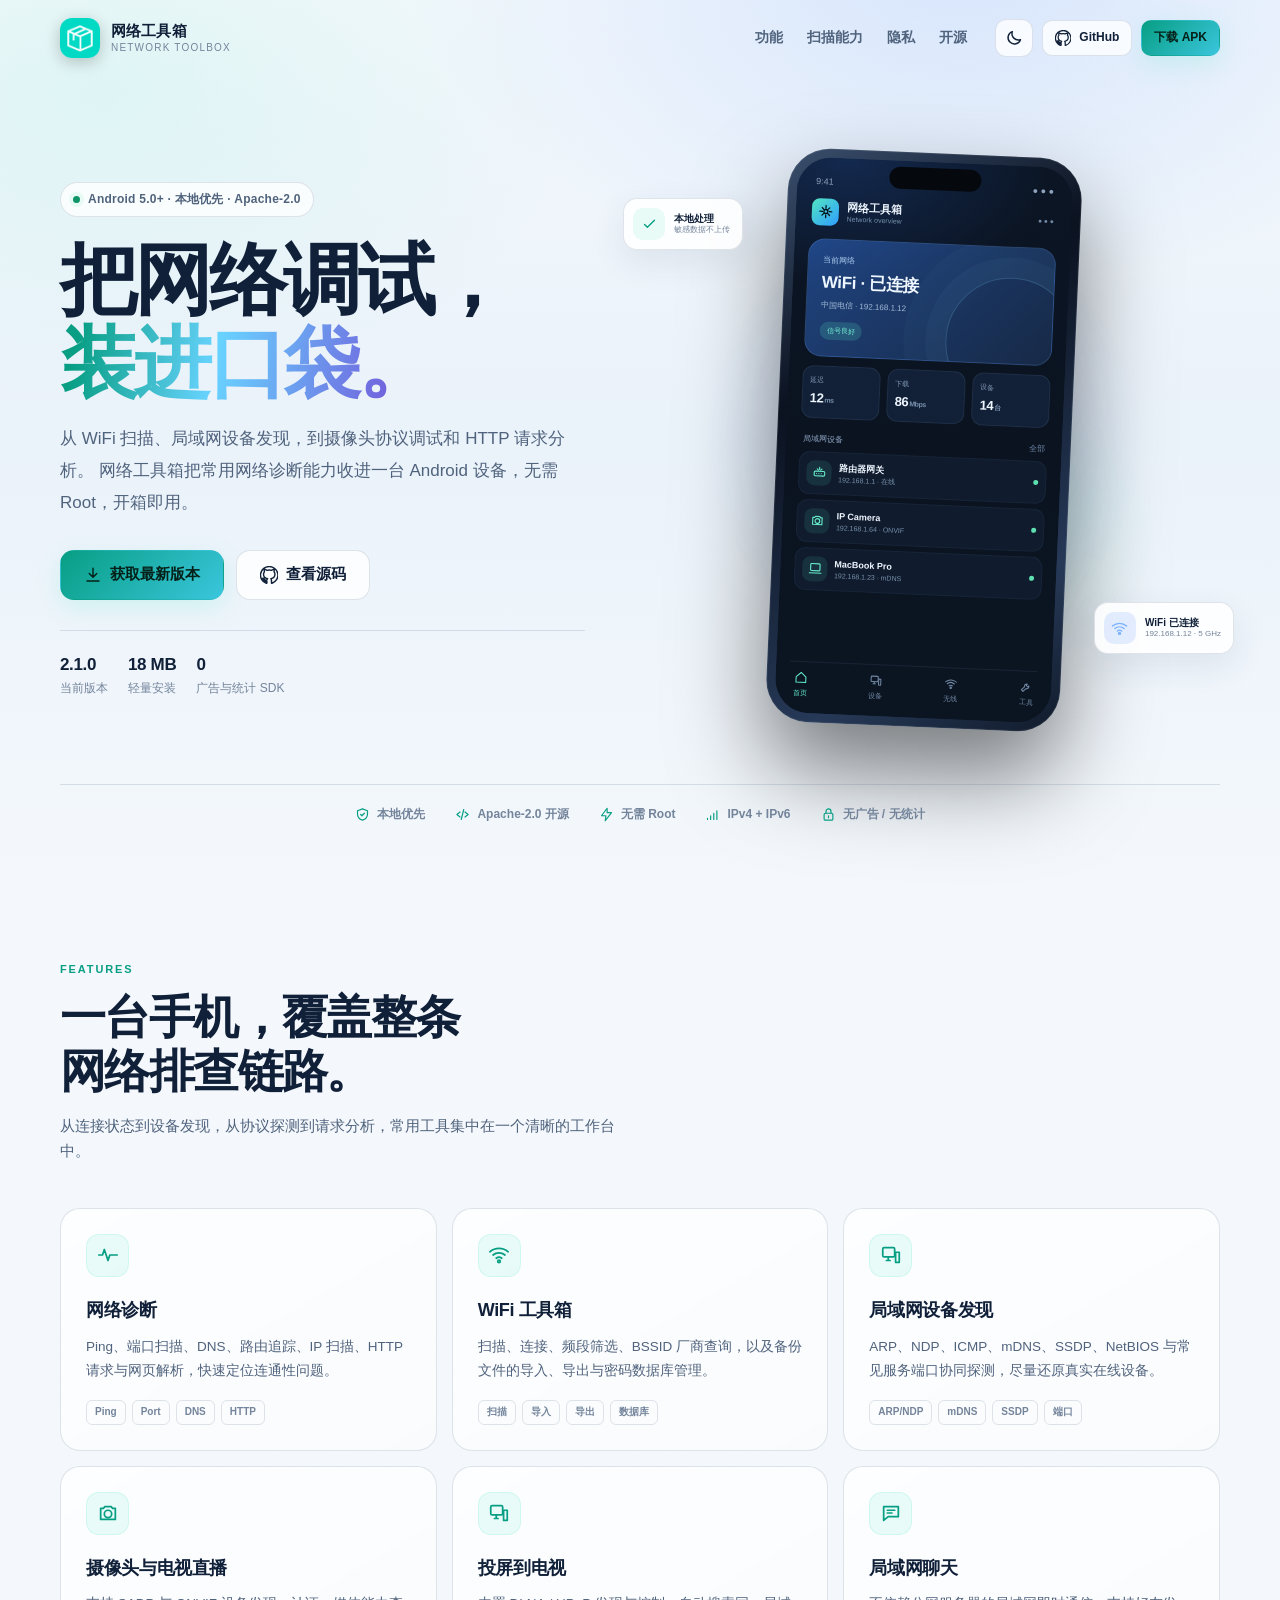
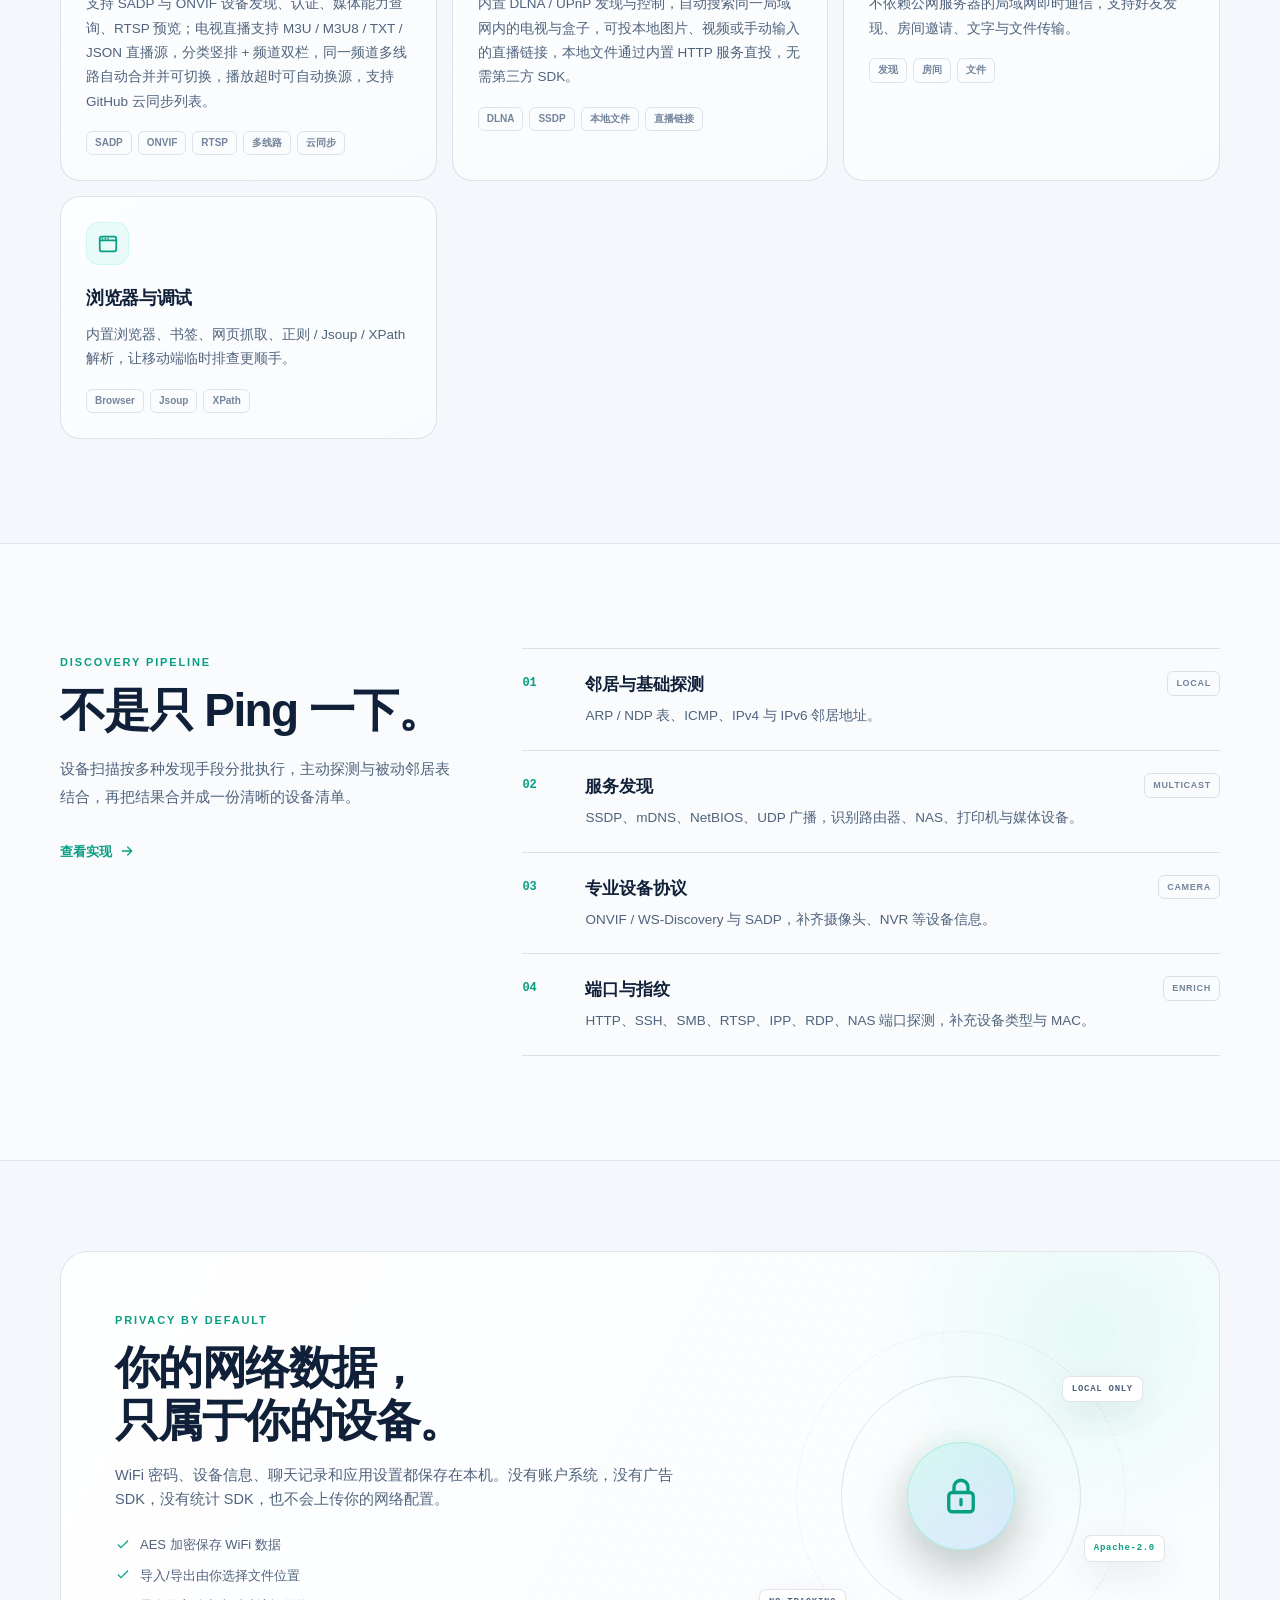
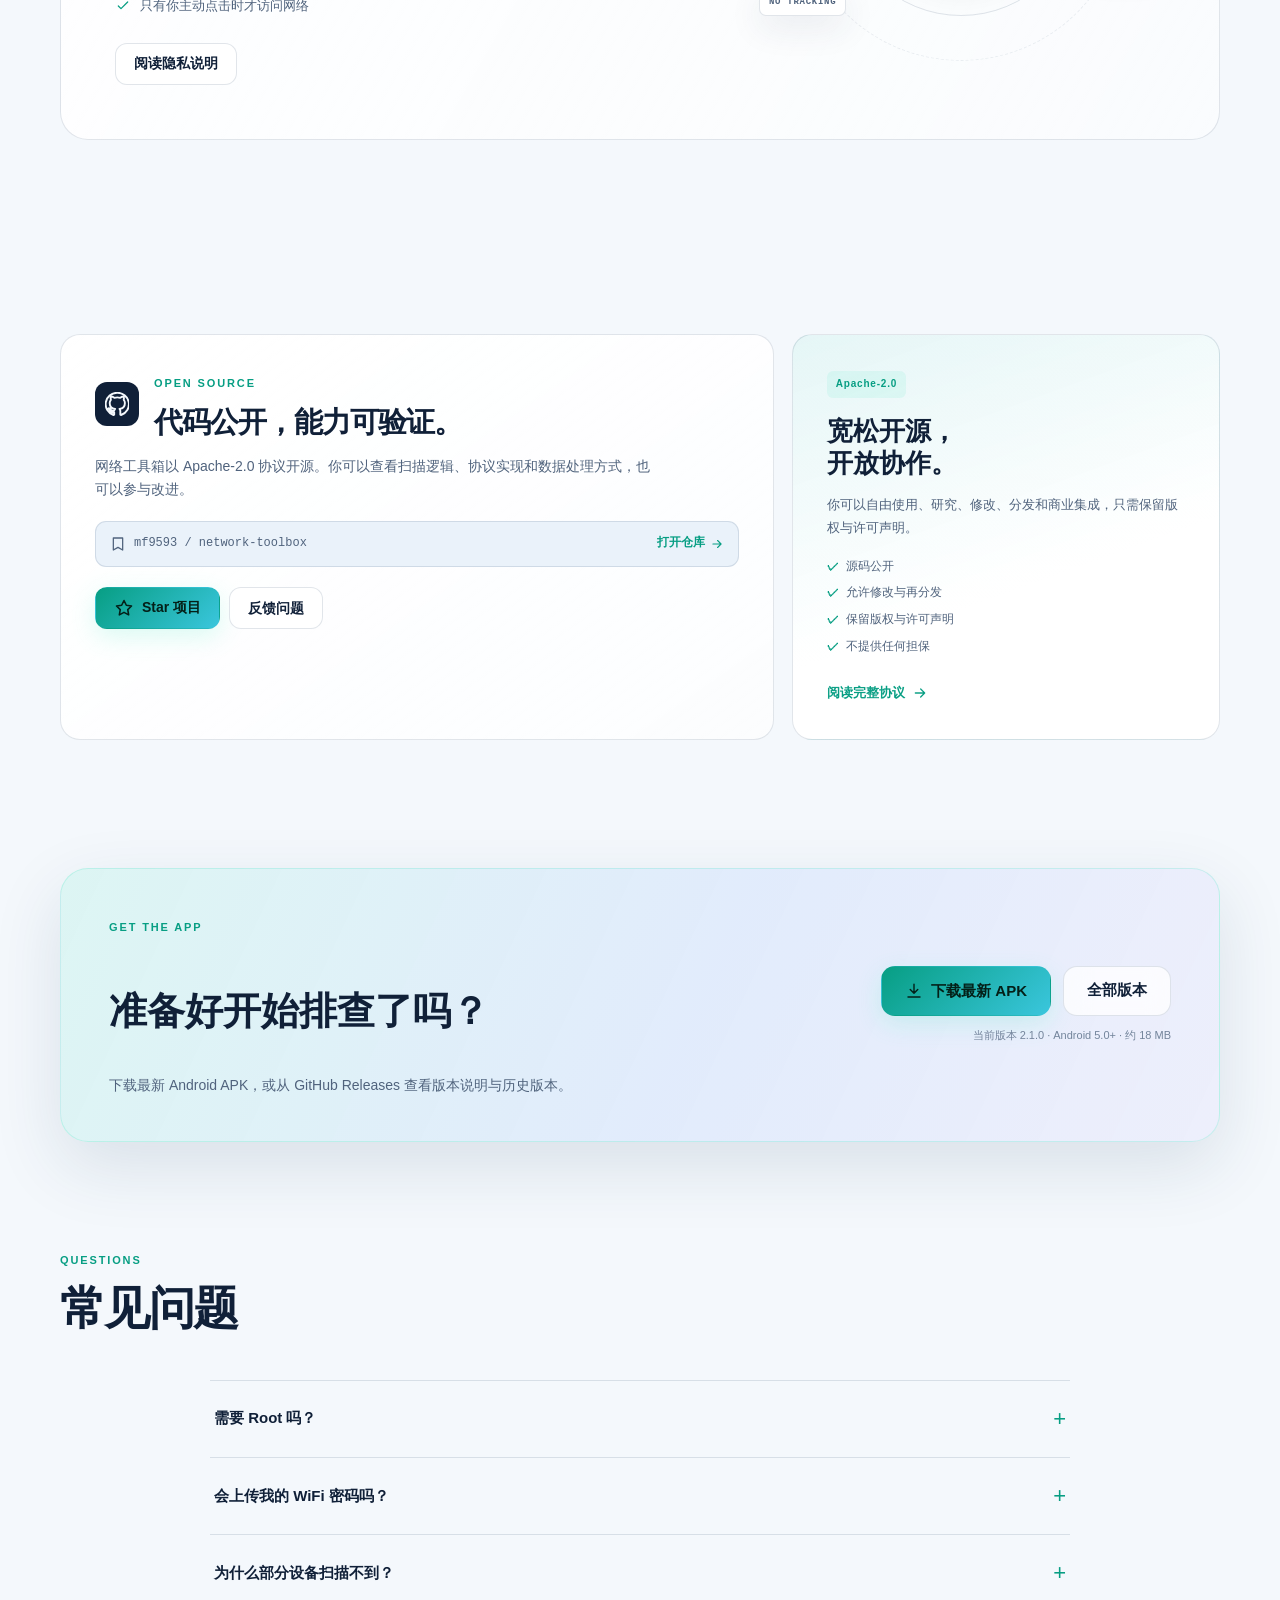
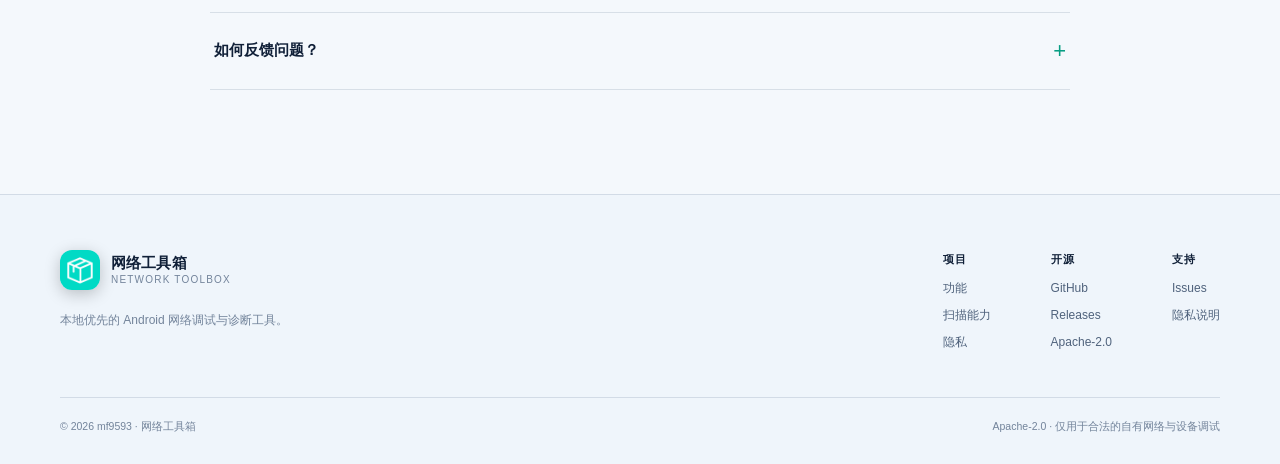
<file: docs/index.html>
<!doctype html>
<html lang="zh-CN" data-theme="dark">
<head>
  <meta charset="utf-8">
  <meta name="viewport" content="width=device-width, initial-scale=1, viewport-fit=cover">
  <title>网络工具箱 · 把网络调试装进口袋</title>
  <meta name="description" content="网络工具箱是一款本地优先的 Android 网络调试与诊断工具，覆盖 WiFi、设备发现、摄像头、Ping、端口扫描、HTTP 调试和局域网聊天。">
  <meta name="theme-color" content="#08111f">
  <meta name="color-scheme" content="dark light">
  <link rel="canonical" href="https://mf9593.github.io/network-toolbox/">
  <meta property="og:type" content="website">
  <meta property="og:locale" content="zh_CN">
  <meta property="og:title" content="网络工具箱 · 把网络调试装进口袋">
  <meta property="og:description" content="本地优先的 Android 网络调试与诊断工具。WiFi、局域网设备、摄像头、HTTP 调试，一站式完成。">
  <meta property="og:url" content="https://mf9593.github.io/network-toolbox/">
  <meta property="og:image" content="https://mf9593.github.io/network-toolbox/assets/icon.png">
  <meta name="twitter:card" content="summary_large_image">
  <meta name="twitter:title" content="网络工具箱 · 把网络调试装进口袋">
  <meta name="twitter:description" content="本地优先的 Android 网络调试与诊断工具。">
  <meta name="twitter:image" content="https://mf9593.github.io/network-toolbox/assets/icon.png">
  <link rel="icon" type="image/png" href="assets/favicon.png">
  <link rel="apple-touch-icon" href="assets/icon.png">
  <link rel="manifest" href="site.webmanifest">
  <link rel="stylesheet" href="assets/styles.css">
  <noscript><style>.reveal{opacity:1;transform:none}</style></noscript>
</head>
<body>
  <a class="skip-link" href="#main">跳到主要内容</a>

  <header class="site-header" data-elevated="false">
    <div class="container header-inner">
      <a class="brand" href="./" aria-label="网络工具箱首页">
        <img class="brand-icon" src="assets/icon.png" alt="" width="40" height="40">
        <span class="brand-copy">
          <strong>网络工具箱</strong>
          <small>Network Toolbox</small>
        </span>
      </a>

      <nav class="desktop-nav" aria-label="主导航">
        <a href="#features">功能</a>
        <a href="#protocols">扫描能力</a>
        <a href="#privacy">隐私</a>
        <a href="#open-source">开源</a>
      </nav>

      <div class="header-actions">
        <button class="icon-button" id="themeToggle" type="button" aria-label="切换明暗主题" title="切换明暗主题">
          <svg class="icon icon-sun" aria-hidden="true"><use href="#i-sun"></use></svg>
          <svg class="icon icon-moon" aria-hidden="true"><use href="#i-moon"></use></svg>
        </button>
        <a class="button button-small button-ghost" href="https://github.com/mf9593/network-toolbox" target="_blank" rel="noopener noreferrer">
          <svg class="icon" aria-hidden="true"><use href="#i-github"></use></svg>
          <span>GitHub</span>
        </a>
        <a class="button button-small button-primary" href="https://github.com/mf9593/network-toolbox/releases/latest" target="_blank" rel="noopener noreferrer">
          下载 APK
        </a>
      </div>
    </div>
  </header>

  <main id="main">
    <section class="hero">
      <div class="container hero-grid">
        <div class="hero-copy reveal">
          <div class="eyebrow">
            <span class="status-dot"></span>
            Android 5.0+ · 本地优先 · Apache-2.0
          </div>
          <h1>把网络调试，<br><span class="gradient-text">装进口袋。</span></h1>
          <p class="hero-lead">
            从 WiFi 扫描、局域网设备发现，到摄像头协议调试和 HTTP 请求分析。
            网络工具箱把常用网络诊断能力收进一台 Android 设备，无需 Root，开箱即用。
          </p>
          <div class="hero-actions">
            <a class="button button-primary button-large" href="https://github.com/mf9593/network-toolbox/releases/latest" target="_blank" rel="noopener noreferrer">
              <svg class="icon" aria-hidden="true"><use href="#i-download"></use></svg>
              获取最新版本
            </a>
            <a class="button button-ghost button-large" href="https://github.com/mf9593/network-toolbox" target="_blank" rel="noopener noreferrer">
              <svg class="icon" aria-hidden="true"><use href="#i-github"></use></svg>
              查看源码
            </a>
          </div>
          <div class="hero-meta">
            <span><strong>2.1.0</strong> 当前版本</span>
            <span><strong>18 MB</strong> 轻量安装</span>
            <span><strong>0</strong> 广告与统计 SDK</span>
          </div>
        </div>

        <div class="hero-visual reveal" aria-label="应用界面示意">
          <div class="halo halo-one"></div>
          <div class="halo halo-two"></div>
          <div class="float-card float-card-a">
            <span class="float-icon float-icon-green"><svg class="icon"><use href="#i-check"></use></svg></span>
            <span><strong>本地处理</strong><small>敏感数据不上传</small></span>
          </div>
          <div class="float-card float-card-b">
            <span class="float-icon"><svg class="icon"><use href="#i-wifi"></use></svg></span>
            <span><strong>WiFi 已连接</strong><small>192.168.1.12 · 5 GHz</small></span>
          </div>

          <div class="phone">
            <div class="phone-notch"></div>
            <div class="phone-screen">
              <div class="phone-status"><span>9:41</span><span>● ● ●</span></div>
              <div class="app-head">
                <span class="app-head-icon"><svg class="icon"><use href="#i-network"></use></svg></span>
                <span><strong>网络工具箱</strong><small>Network overview</small></span>
                <span class="app-head-more">•••</span>
              </div>
              <div class="mini-hero">
                <small>当前网络</small>
                <strong>WiFi · 已连接</strong>
                <span class="mini-hero-meta">中国电信 · 192.168.1.12</span>
                <span class="mini-pill">信号良好</span>
              </div>
              <div class="mini-stats">
                <div><small>延迟</small><strong>12<em>ms</em></strong></div>
                <div><small>下载</small><strong>86<em>Mbps</em></strong></div>
                <div><small>设备</small><strong>14<em>台</em></strong></div>
              </div>
              <div class="mini-label"><span>局域网设备</span><span>全部</span></div>
              <div class="mini-device"><span class="mini-device-icon"><svg class="icon"><use href="#i-router"></use></svg></span><span><strong>路由器网关</strong><small>192.168.1.1 · 在线</small></span><span class="mini-dot"></span></div>
              <div class="mini-device"><span class="mini-device-icon"><svg class="icon"><use href="#i-camera"></use></svg></span><span><strong>IP Camera</strong><small>192.168.1.64 · ONVIF</small></span><span class="mini-dot"></span></div>
              <div class="mini-device"><span class="mini-device-icon"><svg class="icon"><use href="#i-laptop"></use></svg></span><span><strong>MacBook Pro</strong><small>192.168.1.23 · mDNS</small></span><span class="mini-dot"></span></div>
              <div class="mini-tabbar"><span class="active"><svg class="icon"><use href="#i-home"></use></svg>首页</span><span><svg class="icon"><use href="#i-devices"></use></svg>设备</span><span><svg class="icon"><use href="#i-wifi"></use></svg>无线</span><span><svg class="icon"><use href="#i-tools"></use></svg>工具</span></div>
            </div>
          </div>
        </div>
      </div>

      <div class="container trust-strip reveal">
        <span><svg class="icon"><use href="#i-shield"></use></svg>本地优先</span>
        <span><svg class="icon"><use href="#i-code"></use></svg>Apache-2.0 开源</span>
        <span><svg class="icon"><use href="#i-bolt"></use></svg>无需 Root</span>
        <span><svg class="icon"><use href="#i-signal"></use></svg>IPv4 + IPv6</span>
        <span><svg class="icon"><use href="#i-lock"></use></svg>无广告 / 无统计</span>
      </div>
    </section>

    <section class="section" id="features">
      <div class="container">
        <div class="section-head reveal">
          <span class="section-kicker">FEATURES</span>
          <h2>一台手机，覆盖整条<br class="desktop-only">网络排查链路。</h2>
          <p>从连接状态到设备发现，从协议探测到请求分析，常用工具集中在一个清晰的工作台中。</p>
        </div>

        <div class="feature-grid">
          <article class="feature-card reveal">
            <div class="feature-icon"><svg class="icon"><use href="#i-pulse"></use></svg></div>
            <h3>网络诊断</h3>
            <p>Ping、端口扫描、DNS、路由追踪、IP 扫描、HTTP 请求与网页解析，快速定位连通性问题。</p>
            <div class="tag-row"><span>Ping</span><span>Port</span><span>DNS</span><span>HTTP</span></div>
          </article>
          <article class="feature-card reveal">
            <div class="feature-icon"><svg class="icon"><use href="#i-wifi"></use></svg></div>
            <h3>WiFi 工具箱</h3>
            <p>扫描、连接、频段筛选、BSSID 厂商查询，以及备份文件的导入、导出与密码数据库管理。</p>
            <div class="tag-row"><span>扫描</span><span>导入</span><span>导出</span><span>数据库</span></div>
          </article>
          <article class="feature-card reveal">
            <div class="feature-icon"><svg class="icon"><use href="#i-devices"></use></svg></div>
            <h3>局域网设备发现</h3>
            <p>ARP、NDP、ICMP、mDNS、SSDP、NetBIOS 与常见服务端口协同探测，尽量还原真实在线设备。</p>
            <div class="tag-row"><span>ARP/NDP</span><span>mDNS</span><span>SSDP</span><span>端口</span></div>
          </article>
          <article class="feature-card reveal">
            <div class="feature-icon"><svg class="icon"><use href="#i-camera"></use></svg></div>
            <h3>摄像头与电视直播</h3>
            <p>支持 SADP 与 ONVIF 设备发现、认证、媒体能力查询、RTSP 预览；电视直播支持 M3U / M3U8 / TXT / JSON 直播源，分类竖排 + 频道双栏，同一频道多线路自动合并并可切换，播放超时可自动换源，支持 GitHub 云同步列表。</p>
            <div class="tag-row"><span>SADP</span><span>ONVIF</span><span>RTSP</span><span>多线路</span><span>云同步</span></div>
          </article>
          <article class="feature-card reveal">
            <div class="feature-icon"><svg class="icon"><use href="#i-devices"></use></svg></div>
            <h3>投屏到电视</h3>
            <p>内置 DLNA / UPnP 发现与控制，自动搜索同一局域网内的电视与盒子，可投本地图片、视频或手动输入的直播链接，本地文件通过内置 HTTP 服务直投，无需第三方 SDK。</p>
            <div class="tag-row"><span>DLNA</span><span>SSDP</span><span>本地文件</span><span>直播链接</span></div>
          </article>
          <article class="feature-card reveal">
            <div class="feature-icon"><svg class="icon"><use href="#i-chat"></use></svg></div>
            <h3>局域网聊天</h3>
            <p>不依赖公网服务器的局域网即时通信，支持好友发现、房间邀请、文字与文件传输。</p>
            <div class="tag-row"><span>发现</span><span>房间</span><span>文件</span></div>
          </article>
          <article class="feature-card reveal">
            <div class="feature-icon"><svg class="icon"><use href="#i-browser"></use></svg></div>
            <h3>浏览器与调试</h3>
            <p>内置浏览器、书签、网页抓取、正则 / Jsoup / XPath 解析，让移动端临时排查更顺手。</p>
            <div class="tag-row"><span>Browser</span><span>Jsoup</span><span>XPath</span></div>
          </article>
        </div>
      </div>
    </section>

    <section class="section section-tinted" id="protocols">
      <div class="container protocol-grid">
        <div class="protocol-copy reveal">
          <span class="section-kicker">DISCOVERY PIPELINE</span>
          <h2>不是只 Ping 一下。</h2>
          <p>设备扫描按多种发现手段分批执行，主动探测与被动邻居表结合，再把结果合并成一份清晰的设备清单。</p>
          <a class="text-link" href="https://github.com/mf9593/network-toolbox" target="_blank" rel="noopener noreferrer">查看实现 <svg class="icon"><use href="#i-arrow"></use></svg></a>
        </div>
        <div class="timeline reveal">
          <div class="timeline-item">
            <span class="timeline-index">01</span>
            <div><h3>邻居与基础探测</h3><p>ARP / NDP 表、ICMP、IPv4 与 IPv6 邻居地址。</p></div>
            <span class="timeline-badge">LOCAL</span>
          </div>
          <div class="timeline-item">
            <span class="timeline-index">02</span>
            <div><h3>服务发现</h3><p>SSDP、mDNS、NetBIOS、UDP 广播，识别路由器、NAS、打印机与媒体设备。</p></div>
            <span class="timeline-badge">MULTICAST</span>
          </div>
          <div class="timeline-item">
            <span class="timeline-index">03</span>
            <div><h3>专业设备协议</h3><p>ONVIF / WS-Discovery 与 SADP，补齐摄像头、NVR 等设备信息。</p></div>
            <span class="timeline-badge">CAMERA</span>
          </div>
          <div class="timeline-item">
            <span class="timeline-index">04</span>
            <div><h3>端口与指纹</h3><p>HTTP、SSH、SMB、RTSP、IPP、RDP、NAS 端口探测，补充设备类型与 MAC。</p></div>
            <span class="timeline-badge">ENRICH</span>
          </div>
        </div>
      </div>
    </section>

    <section class="section" id="privacy">
      <div class="container privacy-card reveal">
        <div class="privacy-glow"></div>
        <div class="privacy-copy">
          <span class="section-kicker">PRIVACY BY DEFAULT</span>
          <h2>你的网络数据，<br>只属于你的设备。</h2>
          <p>WiFi 密码、设备信息、聊天记录和应用设置都保存在本机。没有账户系统，没有广告 SDK，没有统计 SDK，也不会上传你的网络配置。</p>
          <div class="privacy-points">
            <span><svg class="icon"><use href="#i-check"></use></svg>AES 加密保存 WiFi 数据</span>
            <span><svg class="icon"><use href="#i-check"></use></svg>导入/导出由你选择文件位置</span>
            <span><svg class="icon"><use href="#i-check"></use></svg>只有你主动点击时才访问网络</span>
          </div>
          <a class="button button-ghost" href="https://github.com/mf9593/network-toolbox/blob/main/PRIVACY.md" target="_blank" rel="noopener noreferrer">阅读隐私说明</a>
        </div>
        <div class="privacy-visual" aria-hidden="true">
          <div class="lock-orbit orbit-a"></div>
          <div class="lock-orbit orbit-b"></div>
          <div class="lock-core"><svg class="icon"><use href="#i-lock"></use></svg></div>
          <span class="orbit-chip chip-a">LOCAL ONLY</span>
          <span class="orbit-chip chip-b">NO TRACKING</span>
          <span class="orbit-chip chip-c">Apache-2.0</span>
        </div>
      </div>
    </section>

    <section class="section" id="open-source">
      <div class="container open-source-grid">
        <div class="open-source-card reveal">
          <div class="open-source-head">
            <span class="github-mark"><svg class="icon"><use href="#i-github"></use></svg></span>
            <div><span class="section-kicker">OPEN SOURCE</span><h2>代码公开，能力可验证。</h2></div>
          </div>
          <p>网络工具箱以 Apache-2.0 协议开源。你可以查看扫描逻辑、协议实现和数据处理方式，也可以参与改进。</p>
          <div class="repo-box">
            <span><svg class="icon"><use href="#i-repo"></use></svg>mf9593 / network-toolbox</span>
            <a href="https://github.com/mf9593/network-toolbox" target="_blank" rel="noopener noreferrer">打开仓库 <svg class="icon"><use href="#i-arrow"></use></svg></a>
          </div>
          <div class="open-source-actions">
            <a class="button button-primary" href="https://github.com/mf9593/network-toolbox" target="_blank" rel="noopener noreferrer"><svg class="icon"><use href="#i-star"></use></svg>Star 项目</a>
            <a class="button button-ghost" href="https://github.com/mf9593/network-toolbox/issues" target="_blank" rel="noopener noreferrer">反馈问题</a>
          </div>
        </div>
        <div class="license-card reveal">
          <span class="license-badge">Apache-2.0</span>
          <h3>宽松开源，<br>开放协作。</h3>
          <p>你可以自由使用、研究、修改、分发和商业集成，只需保留版权与许可声明。</p>
          <ul>
            <li>源码公开</li>
            <li>允许修改与再分发</li>
            <li>保留版权与许可声明</li>
            <li>不提供任何担保</li>
          </ul>
          <a class="text-link" href="https://github.com/mf9593/network-toolbox/blob/main/LICENSE" target="_blank" rel="noopener noreferrer">阅读完整协议 <svg class="icon"><use href="#i-arrow"></use></svg></a>
        </div>
      </div>
    </section>

    <section class="download-section">
      <div class="container download-card reveal">
        <div>
          <span class="section-kicker">GET THE APP</span>
          <h2>准备好开始排查了吗？</h2>
          <p>下载最新 Android APK，或从 GitHub Releases 查看版本说明与历史版本。</p>
        </div>
        <div class="download-actions">
          <a class="button button-primary button-large" href="https://github.com/mf9593/network-toolbox/releases/latest" target="_blank" rel="noopener noreferrer"><svg class="icon"><use href="#i-download"></use></svg>下载最新 APK</a>
          <a class="button button-ghost button-large" href="https://github.com/mf9593/network-toolbox/releases" target="_blank" rel="noopener noreferrer">全部版本</a>
          <small>当前版本 2.1.0 · Android 5.0+ · 约 18 MB</small>
        </div>
      </div>
    </section>

    <section class="section faq-section" id="faq">
      <div class="container">
        <div class="section-head reveal">
          <span class="section-kicker">QUESTIONS</span>
          <h2>常见问题</h2>
        </div>
        <div class="faq-list">
          <details class="reveal"><summary>需要 Root 吗？</summary><p>不需要。设备扫描和 WiFi 工具基于 Android 公开 API 实现，部分系统限制会影响 MAC 或扫描结果，应用会尽量使用系统允许的方式补全。</p></details>
          <details class="reveal"><summary>会上传我的 WiFi 密码吗？</summary><p>不会。WiFi 数据以加密形式保存在应用私有目录，导入和导出只由你主动操作。应用没有统计 SDK 或账户系统。</p></details>
          <details class="reveal"><summary>为什么部分设备扫描不到？</summary><p>Android 的网络权限、路由器的 AP 隔离、设备防火墙和跨网段都会影响发现结果。应用会组合 ARP、NDP、多播和端口探测，但不能绕过所有网络隔离。</p></details>
          <details class="reveal"><summary>如何反馈问题？</summary><p>请通过 GitHub Issues 提交，附上 Android 版本、设备型号、复现步骤和相关截图。请勿上传真实 WiFi 密码或私人备份文件。</p></details>
        </div>
      </div>
    </section>
  </main>

  <footer class="site-footer">
    <div class="container footer-grid">
      <div>
        <a class="brand" href="./"><img class="brand-icon" src="assets/icon.png" alt="" width="36" height="36"><span class="brand-copy"><strong>网络工具箱</strong><small>Network Toolbox</small></span></a>
        <p class="footer-note">本地优先的 Android 网络调试与诊断工具。</p>
      </div>
      <div class="footer-links">
        <div><strong>项目</strong><a href="#features">功能</a><a href="#protocols">扫描能力</a><a href="#privacy">隐私</a></div>
        <div><strong>开源</strong><a href="https://github.com/mf9593/network-toolbox" target="_blank" rel="noopener noreferrer">GitHub</a><a href="https://github.com/mf9593/network-toolbox/releases" target="_blank" rel="noopener noreferrer">Releases</a><a href="https://github.com/mf9593/network-toolbox/blob/main/LICENSE" target="_blank" rel="noopener noreferrer">Apache-2.0</a></div>
        <div><strong>支持</strong><a href="https://github.com/mf9593/network-toolbox/issues" target="_blank" rel="noopener noreferrer">Issues</a><a href="https://github.com/mf9593/network-toolbox/blob/main/PRIVACY.md" target="_blank" rel="noopener noreferrer">隐私说明</a></div>
      </div>
    </div>
    <div class="container footer-bottom">
      <span>© 2026 mf9593 · 网络工具箱</span>
      <span>Apache-2.0 · 仅用于合法的自有网络与设备调试</span>
    </div>
  </footer>

  <svg class="svg-sprite" aria-hidden="true" focusable="false">
    <symbol id="i-network" viewBox="0 0 24 24"><path d="M12 3v4m0 10v4M3 12h4m10 0h4M6.3 6.3l2.8 2.8m5.8 5.8 2.8 2.8m0-11.4-2.8 2.8m-5.8 5.8-2.8 2.8"/><circle cx="12" cy="12" r="3"/></symbol>
    <symbol id="i-sun" viewBox="0 0 24 24"><circle cx="12" cy="12" r="4"/><path d="M12 2v2m0 16v2M4.9 4.9l1.4 1.4m11.4 11.4 1.4 1.4M2 12h2m16 0h2M4.9 19.1l1.4-1.4M17.7 6.3l1.4-1.4"/></symbol>
    <symbol id="i-moon" viewBox="0 0 24 24"><path d="M20.6 14.2A8.5 8.5 0 0 1 9.8 3.4 8.5 8.5 0 1 0 20.6 14.2Z"/></symbol>
    <symbol id="i-github" viewBox="0 0 24 24"><path d="M12 .8a11.4 11.4 0 0 0-3.6 22.2c.6.1.8-.3.8-.6v-2.2c-3.3.7-4-1.4-4-1.4-.5-1.4-1.3-1.8-1.3-1.8-1.1-.7.1-.7.1-.7 1.2.1 1.8 1.2 1.8 1.2 1.1 1.8 2.8 1.3 3.5 1 .1-.8.4-1.3.8-1.6-2.6-.3-5.4-1.3-5.4-5.9 0-1.3.5-2.4 1.2-3.2-.1-.3-.5-1.5.1-3.2 0 0 1-.3 3.3 1.2a11.3 11.3 0 0 1 6 0c2.3-1.5 3.3-1.2 3.3-1.2.6 1.7.2 2.9.1 3.2.8.8 1.2 1.9 1.2 3.2 0 4.6-2.8 5.6-5.4 5.9.4.4.8 1.1.8 2.2v3.3c0 .3.2.7.8.6A11.4 11.4 0 0 0 12 .8Z"/></symbol>
    <symbol id="i-download" viewBox="0 0 24 24"><path d="M12 3v12m0 0 5-5m-5 5-5-5M4 20h16"/></symbol>
    <symbol id="i-check" viewBox="0 0 24 24"><path d="m5 12 4 4L19 6"/></symbol>
    <symbol id="i-shield" viewBox="0 0 24 24"><path d="M12 3 20 6v5c0 5-3.4 8.4-8 10-4.6-1.6-8-5-8-10V6l8-3Z"/><path d="m9 12 2 2 4-4"/></symbol>
    <symbol id="i-lock" viewBox="0 0 24 24"><rect x="5" y="10" width="14" height="11" rx="2"/><path d="M8 10V7a4 4 0 0 1 8 0v3m-4 4v3"/></symbol>
    <symbol id="i-bolt" viewBox="0 0 24 24"><path d="m13 2-9 12h7l-1 8 10-13h-7l0-7Z"/></symbol>
    <symbol id="i-signal" viewBox="0 0 24 24"><path d="M4 18v2m5-6v6m5-10v10m5-14v14"/></symbol>
    <symbol id="i-code" viewBox="0 0 24 24"><path d="m8 8-5 4 5 4m8-8 5 4-5 4M14 4l-4 16"/></symbol>
    <symbol id="i-wifi" viewBox="0 0 24 24"><path d="M2 8.5a15 15 0 0 1 20 0M5.5 12a10 10 0 0 1 13 0M9 15.5a5 5 0 0 1 6 0"/><circle cx="12" cy="19" r="1.4"/></symbol>
    <symbol id="i-pulse" viewBox="0 0 24 24"><path d="M2 12h4l2-6 4 12 2-6h8"/></symbol>
    <symbol id="i-devices" viewBox="0 0 24 24"><rect x="3" y="4" width="13" height="10" rx="1.5"/><path d="M7 18h4m-2-4v4M17 9h4v11h-4z"/></symbol>
    <symbol id="i-camera" viewBox="0 0 24 24"><path d="M4 7h3l1.5-2h7L17 7h3v12H4z"/><circle cx="12" cy="13" r="4"/></symbol>
    <symbol id="i-chat" viewBox="0 0 24 24"><path d="M4 5h16v11H9l-5 4V5Z"/><path d="M8 9h8m-8 3h5"/></symbol>
    <symbol id="i-browser" viewBox="0 0 24 24"><rect x="3" y="4" width="18" height="16" rx="2"/><path d="M3 8h18M6 6h.01M9 6h.01M12 6h.01"/></symbol>
    <symbol id="i-router" viewBox="0 0 24 24"><rect x="3" y="10" width="18" height="8" rx="2"/><path d="M7 14h.01M11 14h.01M15 14h.01M8 6l2 2m6-2-2 2M12 3v4"/></symbol>
    <symbol id="i-laptop" viewBox="0 0 24 24"><rect x="4" y="4" width="16" height="12" rx="1.5"/><path d="M2 20h20"/></symbol>
    <symbol id="i-home" viewBox="0 0 24 24"><path d="m3 11 9-8 9 8v10H3V11Z"/></symbol>
    <symbol id="i-tools" viewBox="0 0 24 24"><path d="M14.5 6.5a4 4 0 0 0-5 5L4 17l3 3 5.5-5.5a4 4 0 0 0 5-5l-2 2-3-3 2-2Z"/></symbol>
    <symbol id="i-repo" viewBox="0 0 24 24"><path d="M5 3h14v18l-7-4-7 4V3Z"/></symbol>
    <symbol id="i-star" viewBox="0 0 24 24"><path d="m12 3 2.8 5.7 6.2.9-4.5 4.4 1.1 6.2L12 17.3l-5.6 2.9 1.1-6.2L3 9.6l6.2-.9L12 3Z"/></symbol>
    <symbol id="i-arrow" viewBox="0 0 24 24"><path d="M5 12h14m-6-6 6 6-6 6"/></symbol>
  </svg>

  <script src="assets/app.js" defer></script>
</body>
</html>
</file>
<file: docs/assets/styles.css>
/* Network Toolbox landing page */
:root {
  --bg: #07101d;
  --bg-soft: #0b1628;
  --surface: rgba(15, 28, 48, .72);
  --surface-solid: #0f1c30;
  --surface-2: #14243b;
  --text: #f2f7ff;
  --muted: #9fb0c9;
  --muted-2: #6f819e;
  --border: rgba(158, 183, 218, .16);
  --border-strong: rgba(158, 183, 218, .28);
  --brand: #52e5c2;
  --brand-2: #4d8dff;
  --brand-3: #a78bfa;
  --success: #64e6a5;
  --shadow: 0 24px 70px rgba(0, 0, 0, .36);
  --shadow-soft: 0 12px 34px rgba(0, 0, 0, .2);
  --radius: 20px;
  --radius-lg: 28px;
  --container: 1160px;
  --header-h: 76px;
  --ease: cubic-bezier(.2, .8, .2, 1);
}

[data-theme="light"] {
  --bg: #f4f8fc;
  --bg-soft: #eaf2fa;
  --surface: rgba(255, 255, 255, .78);
  --surface-solid: #ffffff;
  --surface-2: #eef4fb;
  --text: #102038;
  --muted: #50637d;
  --muted-2: #73849b;
  --border: rgba(25, 55, 92, .13);
  --border-strong: rgba(25, 55, 92, .22);
  --brand: #079e83;
  --brand-2: #2f6fe4;
  --brand-3: #7252d8;
  --success: #0f9468;
  --shadow: 0 24px 70px rgba(28, 57, 94, .12);
  --shadow-soft: 0 12px 34px rgba(28, 57, 94, .09);
}

* { box-sizing: border-box; }
html { scroll-behavior: smooth; }
body {
  margin: 0;
  background: var(--bg);
  color: var(--text);
  font-family: -apple-system, BlinkMacSystemFont, "Segoe UI", "PingFang SC", "Hiragino Sans GB", "Microsoft YaHei", sans-serif;
  line-height: 1.65;
  -webkit-font-smoothing: antialiased;
  overflow-x: hidden;
  transition: background-color .3s var(--ease), color .3s var(--ease);
}
body::before {
  content: "";
  position: fixed;
  inset: 0;
  z-index: -2;
  background:
    radial-gradient(900px 540px at 75% -5%, rgba(77, 141, 255, .18), transparent 62%),
    radial-gradient(760px 480px at 8% 10%, rgba(82, 229, 194, .12), transparent 64%),
    linear-gradient(180deg, var(--bg), var(--bg-soft) 48%, var(--bg));
  pointer-events: none;
}
body::after {
  content: "";
  position: fixed;
  inset: 0;
  z-index: -1;
  opacity: .24;
  background-image: radial-gradient(rgba(255,255,255,.12) .5px, transparent .5px);
  background-size: 4px 4px;
  pointer-events: none;
  mask-image: linear-gradient(to bottom, black, transparent 66%);
}
[data-theme="light"] body::after { opacity: .18; background-image: radial-gradient(rgba(20,50,80,.16) .5px, transparent .5px); }

a { color: inherit; text-decoration: none; }
button, input, textarea { font: inherit; }
button { color: inherit; }
img { max-width: 100%; display: block; }
::selection { background: rgba(82, 229, 194, .28); }

.container {
  width: min(var(--container), calc(100% - 48px));
  margin: 0 auto;
}
.skip-link {
  position: fixed;
  top: 10px;
  left: 10px;
  z-index: 100;
  transform: translateY(-160%);
  background: var(--brand);
  color: #042018;
  padding: 10px 16px;
  border-radius: 10px;
  font-weight: 700;
}
.skip-link:focus { transform: translateY(0); }

.icon {
  width: 20px;
  height: 20px;
  fill: none;
  stroke: currentColor;
  stroke-width: 1.9;
  stroke-linecap: round;
  stroke-linejoin: round;
  flex: 0 0 auto;
}
.svg-sprite { position: absolute; width: 0; height: 0; overflow: hidden; }
.icon-sun, .icon-moon { width: 18px; height: 18px; }
[data-theme="dark"] .icon-sun { display: block; }
[data-theme="dark"] .icon-moon { display: none; }
[data-theme="light"] .icon-sun { display: none; }
[data-theme="light"] .icon-moon { display: block; }

/* Header */
.site-header {
  position: sticky;
  top: 0;
  z-index: 50;
  height: var(--header-h);
  border-bottom: 1px solid transparent;
  transition: background-color .25s ease, border-color .25s ease, backdrop-filter .25s ease;
}
.site-header[data-elevated="true"] {
  background: color-mix(in srgb, var(--bg) 78%, transparent);
  border-color: var(--border);
  backdrop-filter: blur(18px) saturate(120%);
}
.header-inner {
  height: 100%;
  display: flex;
  align-items: center;
  gap: 28px;
}
.brand {
  display: inline-flex;
  align-items: center;
  gap: 11px;
  min-width: max-content;
}
.brand-icon {
  width: 40px;
  height: 40px;
  border-radius: 12px;
  box-shadow: 0 4px 16px rgba(0, 0, 0, .22);
}
.brand-copy { display: flex; flex-direction: column; line-height: 1.15; }
.brand-copy strong { font-size: 15px; letter-spacing: .01em; }
.brand-copy small { font-size: 10px; color: var(--muted-2); letter-spacing: .12em; text-transform: uppercase; margin-top: 3px; }
.desktop-nav {
  display: flex;
  align-items: center;
  gap: 24px;
  margin-left: auto;
}
.desktop-nav a {
  color: var(--muted);
  font-size: 14px;
  font-weight: 600;
  transition: color .2s ease;
}
.desktop-nav a:hover { color: var(--text); }
.header-actions { display: flex; align-items: center; gap: 9px; }
.icon-button {
  display: inline-grid;
  place-items: center;
  width: 38px;
  height: 38px;
  border: 1px solid var(--border);
  background: var(--surface);
  border-radius: 11px;
  cursor: pointer;
  transition: border-color .2s ease, background-color .2s ease, transform .2s ease;
}
.icon-button:hover { border-color: var(--border-strong); transform: translateY(-1px); }

.button {
  display: inline-flex;
  align-items: center;
  justify-content: center;
  gap: 8px;
  min-height: 42px;
  padding: 0 18px;
  border: 1px solid transparent;
  border-radius: 12px;
  font-size: 14px;
  font-weight: 700;
  white-space: nowrap;
  cursor: pointer;
  transition: transform .2s var(--ease), box-shadow .2s var(--ease), border-color .2s ease, background-color .2s ease;
}
.button:hover { transform: translateY(-1px); }
.button:active { transform: translateY(0); }
.button-primary {
  background: linear-gradient(135deg, var(--brand), #3ac6dd);
  color: #042018;
  box-shadow: 0 8px 24px rgba(82, 229, 194, .2);
}
.button-primary:hover { box-shadow: 0 12px 30px rgba(82, 229, 194, .3); }
.button-ghost {
  background: var(--surface);
  border-color: var(--border);
  color: var(--text);
  backdrop-filter: blur(12px);
}
.button-ghost:hover { border-color: var(--border-strong); background: var(--surface-2); }
.button-small { min-height: 36px; padding: 0 12px; font-size: 12px; border-radius: 10px; }
.button-small .icon { width: 16px; height: 16px; }
.button-large { min-height: 50px; padding: 0 23px; border-radius: 14px; font-size: 15px; }
.button-large .icon { width: 18px; height: 18px; }

/* Hero */
.hero { padding: 54px 0 0; }
.hero-grid {
  display: grid;
  grid-template-columns: .94fr 1.06fr;
  align-items: center;
  gap: 42px;
  min-height: 620px;
}
.eyebrow {
  display: inline-flex;
  align-items: center;
  gap: 8px;
  padding: 7px 12px;
  border: 1px solid var(--border);
  border-radius: 999px;
  background: var(--surface);
  color: var(--muted);
  font-size: 12px;
  font-weight: 650;
  letter-spacing: .02em;
}
.status-dot {
  width: 7px;
  height: 7px;
  border-radius: 50%;
  background: var(--success);
  box-shadow: 0 0 0 4px rgba(100, 230, 165, .12);
  animation: breathe 2.6s ease-in-out infinite;
}
@keyframes breathe { 50% { box-shadow: 0 0 0 7px rgba(100, 230, 165, .03); } }
.hero h1 {
  margin: 22px 0 18px;
  font-size: clamp(48px, 6.1vw, 78px);
  line-height: 1.06;
  letter-spacing: -.045em;
  font-weight: 800;
}
.gradient-text {
  background: linear-gradient(100deg, var(--brand) 5%, #68d3ff 42%, var(--brand-3) 95%);
  -webkit-background-clip: text;
  background-clip: text;
  color: transparent;
}
.hero-lead {
  max-width: 570px;
  margin: 0;
  color: var(--muted);
  font-size: 17px;
  line-height: 1.9;
}
.hero-actions { display: flex; flex-wrap: wrap; gap: 12px; margin-top: 30px; }
.hero-meta {
  display: flex;
  flex-wrap: wrap;
  gap: 20px;
  margin-top: 30px;
  padding-top: 20px;
  border-top: 1px solid var(--border);
  color: var(--muted-2);
  font-size: 12px;
}
.hero-meta strong { display: block; color: var(--text); font-size: 17px; letter-spacing: -.02em; }

/* Phone visual */
.hero-visual { position: relative; min-height: 620px; display: grid; place-items: center; }
.halo { position: absolute; border-radius: 50%; filter: blur(4px); pointer-events: none; }
.halo-one { width: 470px; height: 470px; background: radial-gradient(circle, rgba(77, 141, 255, .2), transparent 67%); }
.halo-two { width: 300px; height: 300px; background: radial-gradient(circle, rgba(82, 229, 194, .14), transparent 68%); transform: translate(90px, 90px); }
.phone {
  position: relative;
  width: 294px;
  height: 574px;
  padding: 9px;
  border-radius: 42px;
  background: linear-gradient(145deg, #3a4f6d, #0b1220 34%, #263957 78%, #111b2b);
  box-shadow: 0 46px 90px rgba(0, 0, 0, .5), 0 0 0 1px rgba(255,255,255,.1), inset 0 0 0 1px rgba(255,255,255,.08);
  transform: rotate(2.5deg);
  animation: float 8s ease-in-out infinite;
}
@keyframes float { 50% { transform: rotate(1deg) translateY(-12px); } }
.phone-notch {
  position: absolute;
  top: 15px;
  left: 50%;
  transform: translateX(-50%);
  width: 92px;
  height: 22px;
  border-radius: 20px;
  background: #05080d;
  z-index: 2;
}
.phone-screen {
  position: relative;
  width: 100%;
  height: 100%;
  padding: 17px 14px 12px;
  border-radius: 34px;
  overflow: hidden;
  background:
    radial-gradient(300px 190px at 18% 0%, rgba(47, 111, 228, .22), transparent 68%),
    linear-gradient(180deg, #0b1524, #0b1320 55%, #0b1522);
  color: #eef6ff;
  display: flex;
  flex-direction: column;
}
.phone-status { display: flex; justify-content: space-between; font-size: 9px; color: #8fa2bc; padding: 0 5px 9px; }
.app-head { display: flex; align-items: center; gap: 8px; padding: 0 2px; }
.app-head-icon { width: 27px; height: 27px; border-radius: 8px; display: grid; place-items: center; background: linear-gradient(135deg, #52e5c2, #2f9dff); color: #06121a; }
.app-head-icon .icon { width: 16px; height: 16px; }
.app-head span:nth-child(2) { display: flex; flex-direction: column; line-height: 1.25; }
.app-head strong { font-size: 11px; }
.app-head small { font-size: 7px; color: #7490ad; }
.app-head-more { margin-left: auto; color: #7186a2; font-size: 11px; letter-spacing: 2px; }
.mini-hero {
  position: relative;
  margin-top: 13px;
  padding: 14px;
  border-radius: 17px;
  background: linear-gradient(135deg, rgba(48, 107, 206, .55), rgba(28, 50, 85, .72));
  border: 1px solid rgba(126, 182, 255, .18);
  overflow: hidden;
}
.mini-hero::after { content: ""; position: absolute; right: -24px; bottom: -44px; width: 128px; height: 128px; border-radius: 50%; border: 1px solid rgba(129, 208, 255, .22); box-shadow: 0 0 0 20px rgba(129, 208, 255, .04), 0 0 0 42px rgba(129, 208, 255, .03); }
.mini-hero small { display: block; font-size: 8px; color: #a9c9ec; }
.mini-hero strong { display: block; margin-top: 2px; font-size: 17px; letter-spacing: -.02em; }
.mini-hero-meta { display: block; margin-top: 2px; font-size: 8px; color: #a3bbd8; }
.mini-pill { display: inline-block; margin-top: 10px; padding: 3px 7px; border-radius: 999px; background: rgba(82, 229, 194, .18); color: #74f1d4; font-size: 7px; }
.mini-stats { display: grid; grid-template-columns: repeat(3, 1fr); gap: 7px; margin-top: 9px; }
.mini-stats div { padding: 8px 7px; border-radius: 11px; background: rgba(20, 36, 59, .85); border: 1px solid rgba(135, 173, 220, .1); }
.mini-stats small { display: block; font-size: 7px; color: #7e94b0; }
.mini-stats strong { display: block; margin-top: 2px; font-size: 13px; letter-spacing: -.03em; }
.mini-stats em { font-size: 7px; color: #7891ad; font-style: normal; margin-left: 1px; }
.mini-label { display: flex; justify-content: space-between; margin: 14px 3px 6px; color: #8da5c2; font-size: 8px; }
.mini-label span:last-child { color: #6d86a4; }
.mini-device { display: flex; align-items: center; gap: 7px; padding: 8px 7px; border-radius: 11px; background: rgba(18, 32, 52, .72); margin-bottom: 5px; border: 1px solid rgba(135, 173, 220, .06); }
.mini-device-icon { width: 25px; height: 25px; border-radius: 8px; display: grid; place-items: center; background: rgba(82, 229, 194, .11); color: #68ebcb; }
.mini-device-icon .icon { width: 14px; height: 14px; }
.mini-device > span:nth-child(2) { display: flex; flex-direction: column; line-height: 1.3; }
.mini-device strong { font-size: 9px; }
.mini-device small { font-size: 7px; color: #7890ab; }
.mini-dot { width: 5px; height: 5px; border-radius: 50%; margin-left: auto; background: #5ee0b0; }
.mini-tabbar { margin-top: auto; padding: 9px 4px 2px; display: flex; justify-content: space-between; border-top: 1px solid rgba(135, 173, 220, .1); color: #7188a4; font-size: 7px; }
.mini-tabbar span { display: flex; flex-direction: column; align-items: center; gap: 3px; }
.mini-tabbar .icon { width: 13px; height: 13px; }
.mini-tabbar .active { color: #62eccb; }
.float-card {
  position: absolute;
  z-index: 3;
  display: flex;
  align-items: center;
  gap: 9px;
  padding: 9px 12px 9px 9px;
  border-radius: 14px;
  background: color-mix(in srgb, var(--surface-solid) 88%, transparent);
  border: 1px solid var(--border);
  box-shadow: var(--shadow-soft);
  backdrop-filter: blur(16px);
  animation: float-card 6s ease-in-out infinite;
}
@keyframes float-card { 50% { transform: translateY(-6px); } }
.float-card-a { top: 68px; left: -4px; }
.float-card-b { right: -14px; bottom: 96px; animation-delay: -2s; }
.float-icon { width: 32px; height: 32px; border-radius: 10px; display: grid; place-items: center; background: rgba(77, 141, 255, .15); color: #79b0ff; }
.float-icon-green { background: rgba(82, 229, 194, .13); color: var(--brand); }
.float-icon .icon { width: 17px; height: 17px; }
.float-card > span:last-child { display: flex; flex-direction: column; line-height: 1.3; }
.float-card strong { font-size: 10px; }
.float-card small { font-size: 8px; color: var(--muted-2); }

.trust-strip {
  display: flex;
  flex-wrap: wrap;
  align-items: center;
  justify-content: center;
  gap: 12px 30px;
  margin-top: 34px;
  padding: 20px 0 26px;
  border-top: 1px solid var(--border);
  color: var(--muted-2);
  font-size: 12px;
  font-weight: 600;
}
.trust-strip span { display: inline-flex; align-items: center; gap: 7px; }
.trust-strip .icon { width: 15px; height: 15px; color: var(--brand); }

/* Sections */
.section { padding: 104px 0; }
.section-tinted { background: color-mix(in srgb, var(--surface-solid) 46%, transparent); border-top: 1px solid var(--border); border-bottom: 1px solid var(--border); }
.section-head { max-width: 660px; margin-bottom: 44px; }
.section-kicker { display: inline-block; color: var(--brand); font-size: 11px; font-weight: 800; letter-spacing: .17em; margin-bottom: 12px; }
.section h2 { margin: 0; font-size: clamp(30px, 3.7vw, 46px); line-height: 1.18; letter-spacing: -.035em; }
.section-head p { margin: 16px 0 0; color: var(--muted); font-size: 15px; max-width: 570px; }
.feature-grid { display: grid; grid-template-columns: repeat(3, 1fr); gap: 15px; }
.feature-card {
  position: relative;
  padding: 25px;
  border-radius: var(--radius);
  background: linear-gradient(150deg, color-mix(in srgb, var(--surface-solid) 78%, transparent), color-mix(in srgb, var(--surface-solid) 48%, transparent));
  border: 1px solid var(--border);
  overflow: hidden;
  transition: transform .3s var(--ease), border-color .3s ease, box-shadow .3s ease;
}
.feature-card::before { content: ""; position: absolute; inset: 0; background: linear-gradient(135deg, rgba(82, 229, 194, .06), transparent 46%); opacity: 0; transition: opacity .3s ease; }
.feature-card:hover { transform: translateY(-4px); border-color: var(--border-strong); box-shadow: var(--shadow-soft); }
.feature-card:hover::before { opacity: 1; }
.feature-icon { width: 43px; height: 43px; display: grid; place-items: center; border-radius: 13px; background: rgba(82, 229, 194, .12); color: var(--brand); border: 1px solid rgba(82, 229, 194, .17); margin-bottom: 19px; }
.feature-icon .icon { width: 22px; height: 22px; }
.feature-card h3 { margin: 0 0 9px; font-size: 18px; letter-spacing: -.02em; }
.feature-card p { margin: 0; color: var(--muted); font-size: 13.5px; line-height: 1.8; }
.tag-row { display: flex; flex-wrap: wrap; gap: 6px; margin-top: 17px; }
.tag-row span { padding: 3px 8px; border-radius: 6px; border: 1px solid var(--border); color: var(--muted-2); font-size: 10px; font-weight: 600; }

/* Protocol */
.protocol-grid { display: grid; grid-template-columns: .72fr 1.28fr; gap: 70px; align-items: start; }
.protocol-copy { position: sticky; top: calc(var(--header-h) + 34px); }
.protocol-copy p { color: var(--muted); font-size: 15px; line-height: 1.9; margin: 17px 0 26px; }
.text-link { display: inline-flex; align-items: center; gap: 7px; color: var(--brand); font-size: 13px; font-weight: 750; }
.text-link .icon { width: 16px; height: 16px; transition: transform .2s ease; }
.text-link:hover .icon { transform: translateX(3px); }
.timeline { display: flex; flex-direction: column; }
.timeline-item { display: grid; grid-template-columns: 46px 1fr auto; gap: 17px; align-items: start; padding: 22px 0; border-bottom: 1px solid var(--border); }
.timeline-item:first-child { border-top: 1px solid var(--border); }
.timeline-index { padding-top: 3px; color: var(--brand); font-family: ui-monospace, SFMono-Regular, Menlo, Consolas, monospace; font-size: 12px; font-weight: 700; }
.timeline-item h3 { margin: 0 0 5px; font-size: 17px; }
.timeline-item p { margin: 0; color: var(--muted); font-size: 13.5px; line-height: 1.75; }
.timeline-badge { padding: 4px 8px; border-radius: 6px; color: var(--muted-2); border: 1px solid var(--border); font-size: 9px; font-weight: 800; letter-spacing: .08em; white-space: nowrap; }

/* Privacy */
#privacy { padding-top: 90px; padding-bottom: 90px; }
.privacy-card { position: relative; display: grid; grid-template-columns: 1.2fr .8fr; gap: 30px; align-items: center; padding: 54px 54px; border-radius: var(--radius-lg); background: linear-gradient(120deg, color-mix(in srgb, var(--surface-solid) 92%, transparent), color-mix(in srgb, var(--surface-solid) 55%, transparent)); border: 1px solid var(--border); overflow: hidden; }
.privacy-glow { position: absolute; width: 480px; height: 480px; right: -110px; top: -160px; border-radius: 50%; background: radial-gradient(circle, rgba(82, 229, 194, .13), transparent 66%); pointer-events: none; }
.privacy-copy { position: relative; z-index: 1; }
.privacy-copy h2 { font-size: clamp(29px, 3.7vw, 45px); }
.privacy-copy p { color: var(--muted); font-size: 14.5px; max-width: 590px; margin: 17px 0 22px; }
.privacy-points { display: grid; gap: 9px; margin-bottom: 27px; }
.privacy-points span { display: flex; align-items: center; gap: 9px; color: var(--muted); font-size: 13px; }
.privacy-points .icon { width: 16px; height: 16px; color: var(--brand); }
.privacy-visual { position: relative; z-index: 1; min-height: 300px; display: grid; place-items: center; }
.lock-orbit { position: absolute; border-radius: 50%; border: 1px solid var(--border); }
.orbit-a { width: 240px; height: 240px; }
.orbit-b { width: 330px; height: 330px; border-style: dashed; opacity: .6; }
.lock-core { position: relative; width: 108px; height: 108px; display: grid; place-items: center; border-radius: 50%; background: linear-gradient(140deg, rgba(82, 229, 194, .22), rgba(77, 141, 255, .18)); border: 1px solid rgba(82, 229, 194, .35); color: var(--brand); box-shadow: 0 0 0 12px rgba(82, 229, 194, .03), 0 20px 50px rgba(0,0,0,.24); }
.lock-core .icon { width: 42px; height: 42px; }
.orbit-chip { position: absolute; padding: 5px 9px; border-radius: 7px; background: var(--surface-solid); border: 1px solid var(--border); color: var(--muted); font-family: ui-monospace, monospace; font-size: 9px; font-weight: 700; letter-spacing: .08em; box-shadow: var(--shadow-soft); }
.chip-a { top: 30px; right: 22px; }
.chip-b { bottom: 30px; left: 2px; }
.chip-c { right: 0; bottom: 84px; color: var(--brand); }

/* Open source */
.open-source-grid { display: grid; grid-template-columns: 1.25fr .75fr; gap: 18px; align-items: stretch; }
.open-source-card, .license-card { padding: 34px; border-radius: var(--radius); background: linear-gradient(145deg, var(--surface-solid), color-mix(in srgb, var(--surface-solid) 72%, transparent)); border: 1px solid var(--border); }
.open-source-head { display: flex; align-items: center; gap: 15px; }
.github-mark { width: 44px; height: 44px; border-radius: 12px; display: grid; place-items: center; background: var(--text); color: var(--bg); }
.github-mark .icon { width: 24px; height: 24px; }
.open-source-card h2 { font-size: 29px; }
.open-source-card > p { color: var(--muted); font-size: 14px; max-width: 560px; margin: 16px 0 20px; }
.repo-box { display: flex; align-items: center; justify-content: space-between; gap: 12px; padding: 12px 14px; border: 1px solid var(--border); border-radius: 11px; background: var(--bg-soft); color: var(--muted); font-family: ui-monospace, monospace; font-size: 12px; }
.repo-box span { display: flex; align-items: center; gap: 8px; }
.repo-box .icon { width: 16px; height: 16px; }
.repo-box a { display: inline-flex; align-items: center; gap: 5px; color: var(--brand); font-family: inherit; font-weight: 700; }
.repo-box a .icon { width: 14px; height: 14px; }
.open-source-actions { display: flex; gap: 9px; margin-top: 20px; }
.license-card { position: relative; overflow: hidden; background: linear-gradient(160deg, rgba(82, 229, 194, .09), var(--surface-solid) 60%); }
.license-card::after { content: "Apache"; position: absolute; right: -16px; bottom: -36px; color: rgba(255,255,255,.035); font-size: 150px; font-weight: 900; line-height: 1; pointer-events: none; }
.license-badge { display: inline-block; padding: 5px 9px; border-radius: 6px; background: rgba(82, 229, 194, .12); color: var(--brand); font-size: 10px; font-weight: 800; letter-spacing: .08em; }
.license-card h3 { font-size: 26px; line-height: 1.25; margin: 17px 0 12px; }
.license-card p { color: var(--muted); font-size: 13px; line-height: 1.8; }
.license-card ul { padding: 0; margin: 17px 0 22px; list-style: none; display: grid; gap: 7px; }
.license-card li { display: flex; align-items: center; gap: 7px; color: var(--muted); font-size: 12px; }
.license-card li::before { content: "✓"; color: var(--brand); font-weight: 800; }

/* Download */
.download-section { padding: 24px 0 104px; }
.download-card { display: flex; align-items: center; justify-content: space-between; gap: 30px; padding: 44px 48px; border-radius: var(--radius-lg); border: 1px solid rgba(82, 229, 194, .25); background: linear-gradient(115deg, rgba(82, 229, 194, .14), rgba(77, 141, 255, .11) 55%, rgba(167, 139, 250, .08)); box-shadow: var(--shadow); }
.download-card h2 { font-size: clamp(27px, 3vw, 38px); }
.download-card p { color: var(--muted); font-size: 14px; margin: 10px 0 0; max-width: 560px; }
.download-actions { display: flex; align-items: center; flex-wrap: wrap; justify-content: flex-end; gap: 10px 12px; min-width: 330px; }
.download-actions small { width: 100%; text-align: right; color: var(--muted-2); font-size: 11px; }

/* FAQ */
.faq-section { padding-top: 0; }
.faq-list { max-width: 860px; margin: 0 auto; border-top: 1px solid var(--border); }
.faq-list details { border-bottom: 1px solid var(--border); }
.faq-list summary { cursor: pointer; padding: 20px 4px; list-style: none; display: flex; justify-content: space-between; align-items: center; font-size: 15px; font-weight: 650; }
.faq-list summary::-webkit-details-marker { display: none; }
.faq-list summary::after { content: "+"; color: var(--brand); font-size: 22px; font-weight: 400; transition: transform .2s ease; }
.faq-list details[open] summary::after { transform: rotate(45deg); }
.faq-list p { margin: -4px 4px 20px; color: var(--muted); font-size: 13.5px; line-height: 1.9; max-width: 760px; }

/* Footer */
.site-footer { padding: 55px 0 28px; border-top: 1px solid var(--border); background: color-mix(in srgb, var(--bg-soft) 50%, transparent); }
.footer-grid { display: flex; justify-content: space-between; gap: 50px; }
.footer-note { margin: 13px 0 0; color: var(--muted-2); font-size: 12px; max-width: 260px; }
.footer-links { display: flex; gap: 60px; }
.footer-links div { display: flex; flex-direction: column; gap: 7px; }
.footer-links strong { color: var(--text); font-size: 11px; letter-spacing: .1em; margin-bottom: 4px; }
.footer-links a { color: var(--muted); font-size: 12px; }
.footer-links a:hover { color: var(--brand); }
.footer-bottom { display: flex; justify-content: space-between; gap: 16px; margin-top: 45px; padding-top: 20px; border-top: 1px solid var(--border); color: var(--muted-2); font-size: 10.5px; }

/* Reveal */
.reveal { opacity: 0; transform: translateY(18px); transition: opacity .7s var(--ease), transform .7s var(--ease); }
.reveal.is-visible { opacity: 1; transform: translateY(0); }
:focus-visible { outline: 2px solid var(--brand); outline-offset: 3px; }

/* Responsive */
@media (max-width: 1000px) {
  .hero-grid { grid-template-columns: 1fr .9fr; gap: 10px; }
  .hero-visual { transform: scale(.9); margin-left: -18px; }
  .protocol-grid { grid-template-columns: 1fr; gap: 34px; }
  .protocol-copy { position: static; }
  .feature-grid { grid-template-columns: repeat(2, 1fr); }
  .privacy-card { padding: 38px; }
  .open-source-grid { grid-template-columns: 1fr; }
}
@media (max-width: 760px) {
  :root { --header-h: 66px; }
  .container { width: min(var(--container), calc(100% - 32px)); }
  .desktop-nav { display: none; }
  .header-actions { margin-left: auto; }
  .header-actions .button-ghost { display: none; }
  .hero { padding-top: 30px; }
  .hero-grid { display: flex; flex-direction: column; gap: 28px; min-height: 0; }
  .hero-copy { width: 100%; }
  .hero h1 { font-size: clamp(43px, 12vw, 63px); }
  .hero-lead { font-size: 15px; }
  .hero-actions .button { flex: 1 1 auto; }
  .hero-meta { gap: 14px; }
  .hero-visual { width: 100%; min-height: 540px; transform: none; margin: 0; }
  .phone { width: 270px; height: 528px; }
  .float-card-a { left: 0; top: 18px; }
  .float-card-b { right: 0; bottom: 42px; }
  .trust-strip { justify-content: flex-start; gap: 12px 20px; font-size: 11px; }
  .section { padding: 72px 0; }
  .feature-grid { grid-template-columns: 1fr; }
  .feature-card { padding: 22px; }
  .privacy-card { grid-template-columns: 1fr; padding: 28px; }
  .privacy-visual { min-height: 280px; order: -1; }
  .download-card { flex-direction: column; align-items: flex-start; padding: 30px 26px; }
  .download-actions { justify-content: flex-start; min-width: 0; }
  .download-actions small { text-align: left; }
  .footer-grid { flex-direction: column; gap: 36px; }
  .footer-links { gap: 36px; flex-wrap: wrap; }
  .footer-bottom { flex-direction: column; }
  .repo-box { align-items: flex-start; flex-direction: column; }
  .open-source-card, .license-card { padding: 26px; }
  .section-head { margin-bottom: 30px; }
  .timeline-item { grid-template-columns: 35px 1fr; }
  .timeline-badge { display: none; }
}
@media (max-width: 420px) {
  .header-actions .button-primary { display: none; }
  .hero-visual { min-height: 490px; }
  .phone { transform: scale(.92); }
  .float-card-a { top: 4px; }
  .float-card-b { bottom: 22px; }
  .hero-actions .button { width: 100%; }
  .footer-links { gap: 28px 36px; }
}
@media (prefers-reduced-motion: reduce) {
  *, *::before, *::after { animation-duration: .001ms !important; animation-iteration-count: 1 !important; scroll-behavior: auto !important; transition-duration: .001ms !important; }
  .reveal { opacity: 1; transform: none; }
}
</file>
